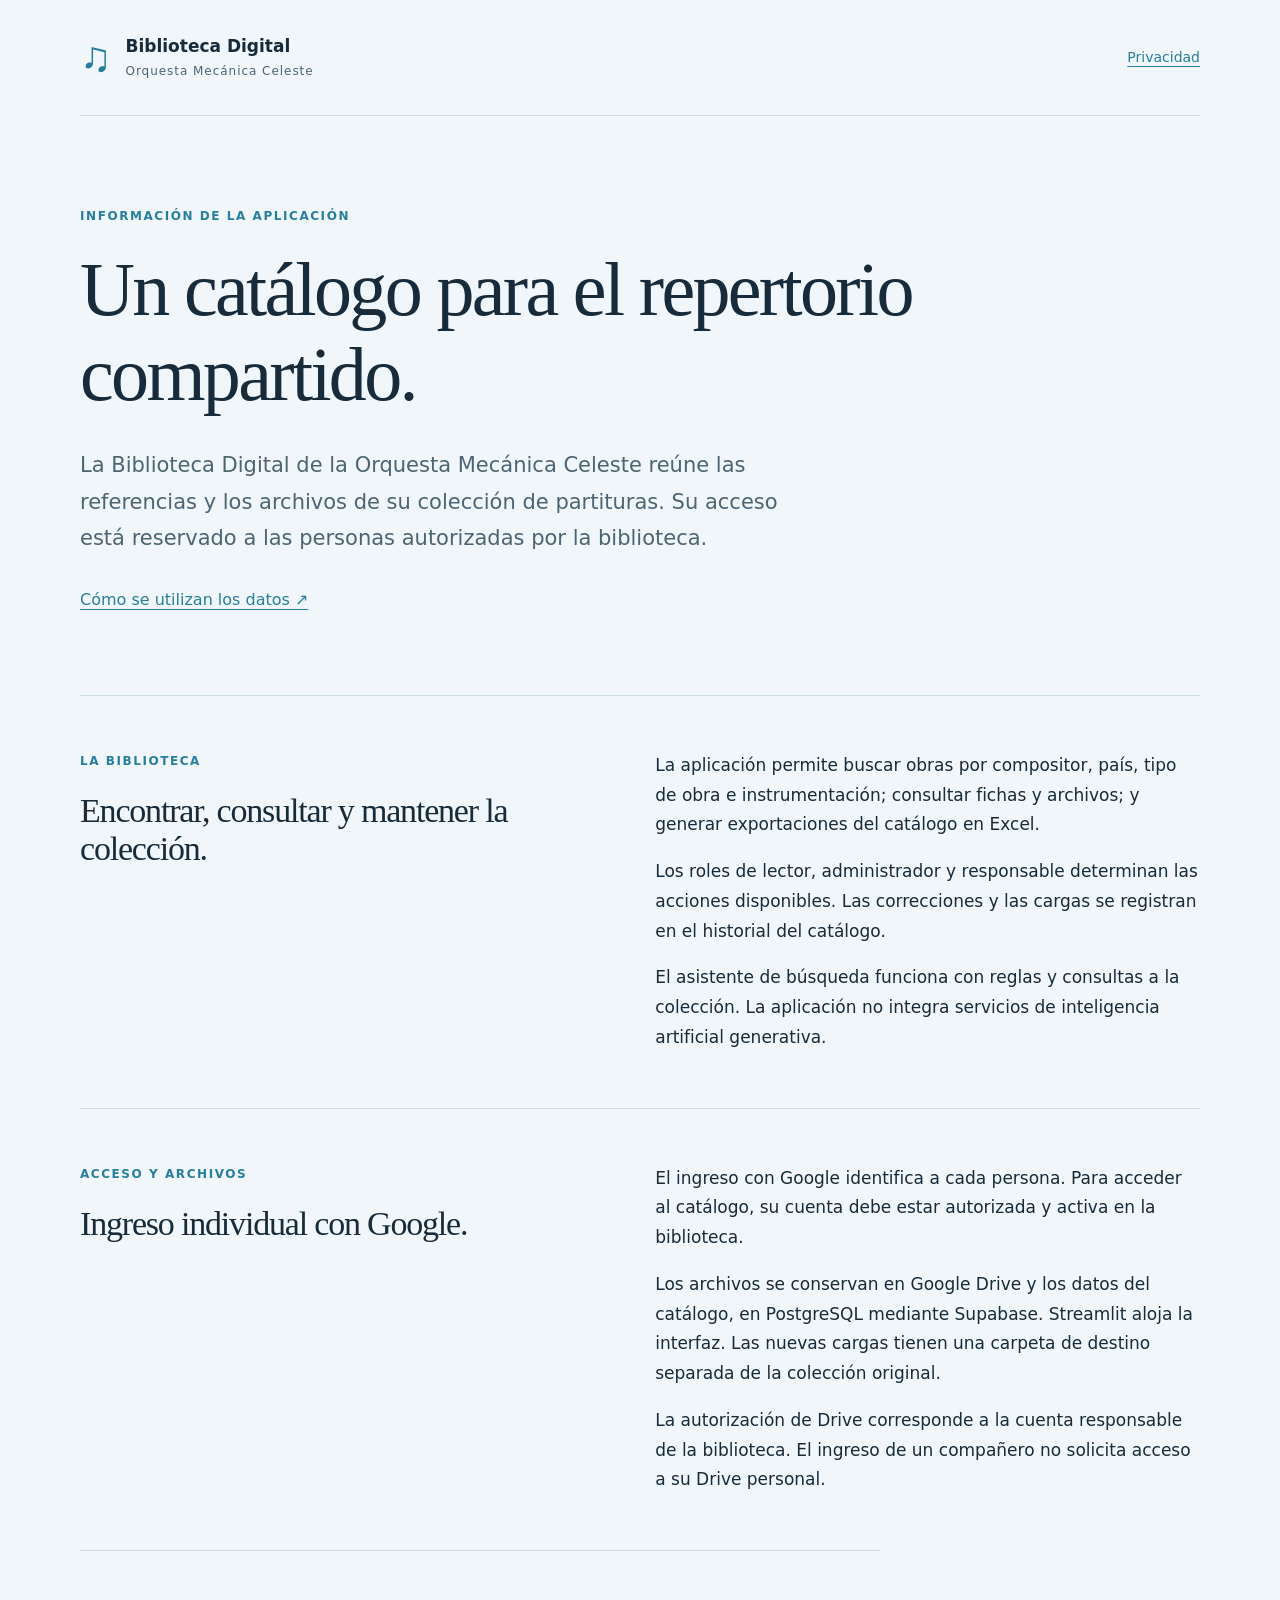
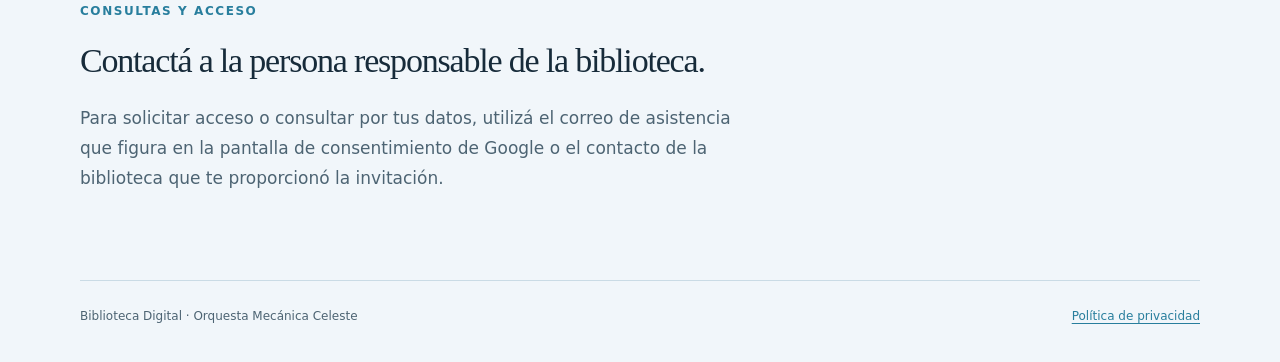
<file: index.html>
<!doctype html>
<html lang="es">
<head>
  <meta charset="utf-8">
  <meta name="viewport" content="width=device-width, initial-scale=1">
  <title>Biblioteca Digital · Orquesta Mecánica Celeste</title>
  <meta name="description" content="Información sobre la biblioteca privada de partituras de la Orquesta Mecánica Celeste y el tratamiento de datos de su aplicación.">
  <link rel="stylesheet" href="./estilos.css">
</head>
<body>
  <header class="cabecera"><a class="marca" href="./" aria-label="Biblioteca Digital, inicio"><span class="simbolo" aria-hidden="true">♫</span><span>Biblioteca Digital<small>Orquesta Mecánica Celeste</small></span></a><nav aria-label="Principal"><a href="./privacidad/">Privacidad</a></nav></header>
  <main id="contenido">
    <section class="portada" aria-labelledby="titulo">
      <p class="etiqueta">Información de la aplicación</p>
      <h1 id="titulo">Un catálogo para el repertorio compartido.</h1>
      <p class="bajada">La Biblioteca Digital de la Orquesta Mecánica Celeste reúne las referencias y los archivos de su colección de partituras. Su acceso está reservado a las personas autorizadas por la biblioteca.</p>
      <a class="enlace" href="./privacidad/">Cómo se utilizan los datos <span aria-hidden="true">↗</span></a>
    </section>
    <section class="seccion" aria-labelledby="funciones">
      <div><p class="etiqueta">La biblioteca</p><h2 id="funciones">Encontrar, consultar y mantener la colección.</h2></div>
      <div class="texto"><p>La aplicación permite buscar obras por compositor, país, tipo de obra e instrumentación; consultar fichas y archivos; y generar exportaciones del catálogo en Excel.</p><p>Los roles de lector, administrador y responsable determinan las acciones disponibles. Las correcciones y las cargas se registran en el historial del catálogo.</p><p>El asistente de búsqueda funciona con reglas y consultas a la colección. La aplicación no integra servicios de inteligencia artificial generativa.</p></div>
    </section>
    <section class="seccion" aria-labelledby="acceso">
      <div><p class="etiqueta">Acceso y archivos</p><h2 id="acceso">Ingreso individual con Google.</h2></div>
      <div class="texto"><p>El ingreso con Google identifica a cada persona. Para acceder al catálogo, su cuenta debe estar autorizada y activa en la biblioteca.</p><p>Los archivos se conservan en Google Drive y los datos del catálogo, en PostgreSQL mediante Supabase. Streamlit aloja la interfaz. Las nuevas cargas tienen una carpeta de destino separada de la colección original.</p><p>La autorización de Drive corresponde a la cuenta responsable de la biblioteca. El ingreso de un compañero no solicita acceso a su Drive personal.</p></div>
    </section>
    <aside class="consulta" aria-labelledby="contacto"><p class="etiqueta">Consultas y acceso</p><h2 id="contacto">Contactá a la persona responsable de la biblioteca.</h2><p>Para solicitar acceso o consultar por tus datos, utilizá el correo de asistencia que figura en la pantalla de consentimiento de Google o el contacto de la biblioteca que te proporcionó la invitación.</p></aside>
  </main>
  <footer><span>Biblioteca Digital · Orquesta Mecánica Celeste</span><a href="./privacidad/">Política de privacidad</a></footer>
</body>
</html>
</file>
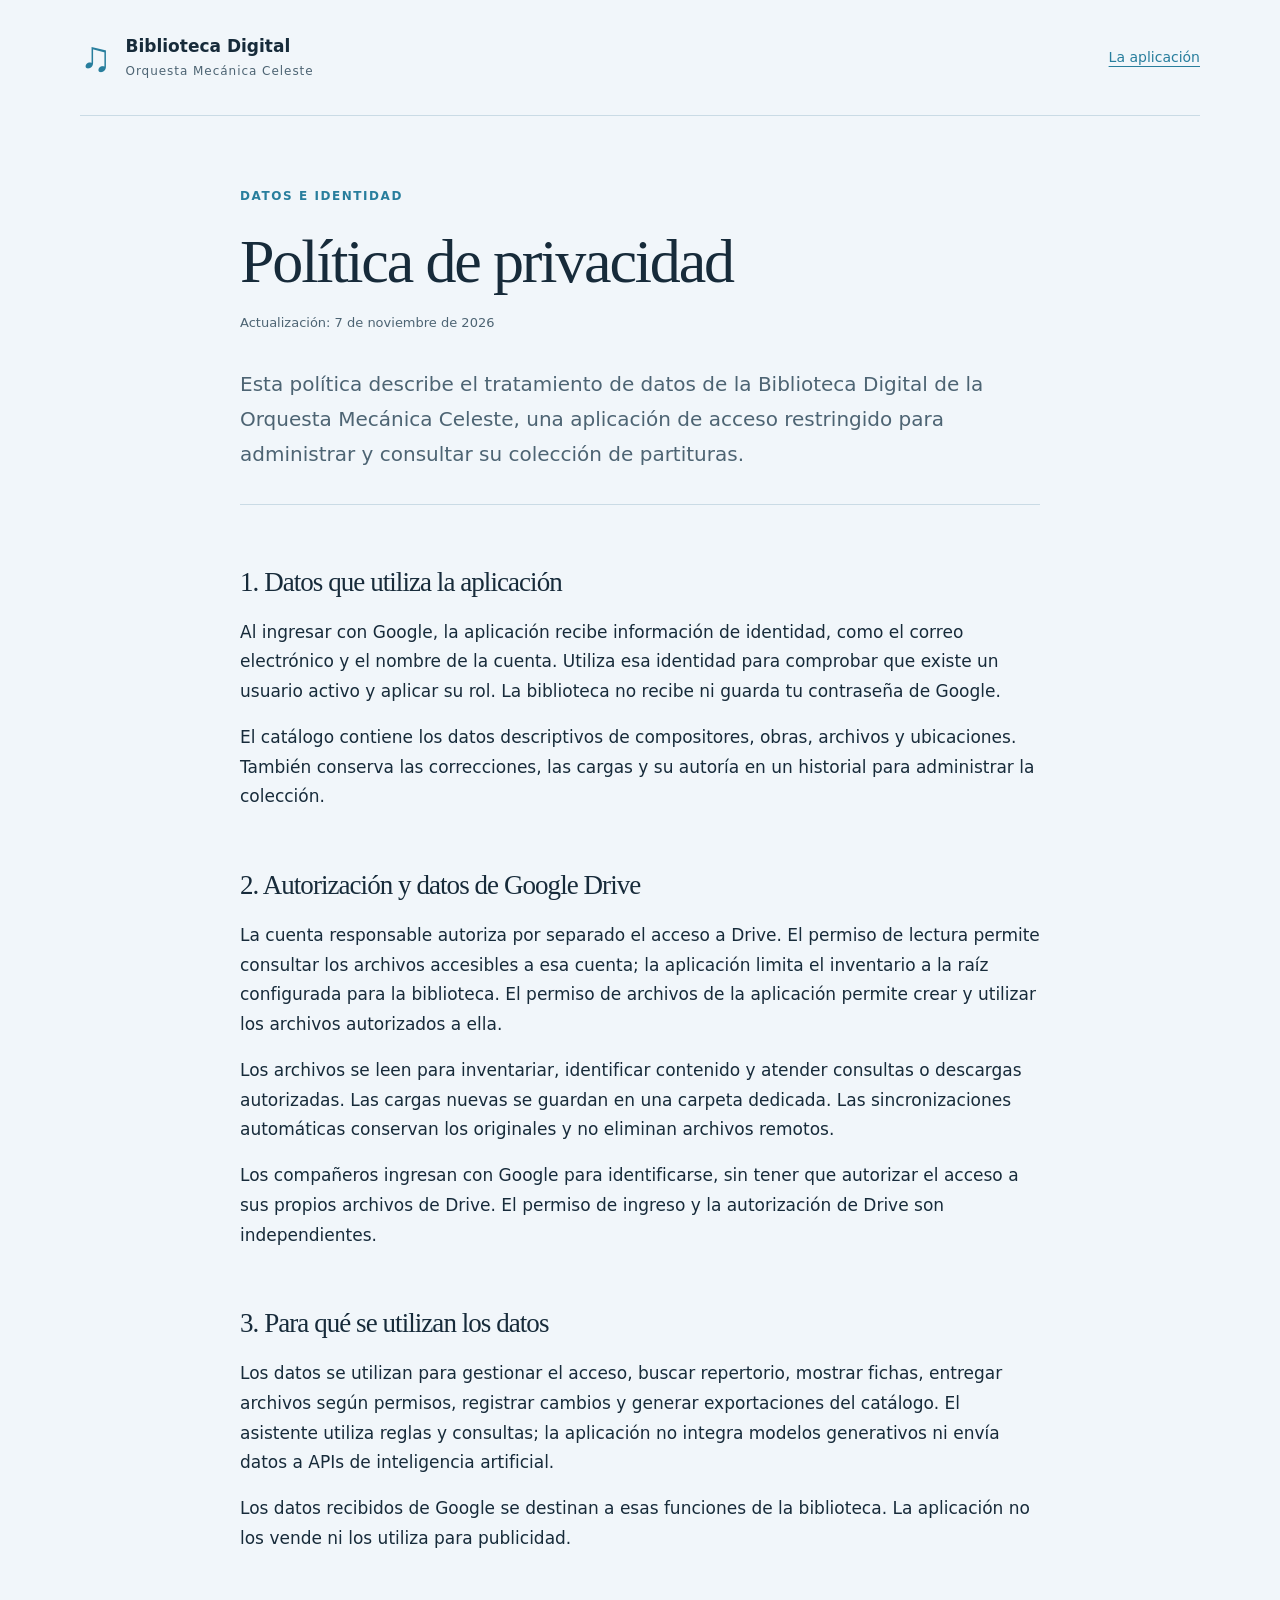
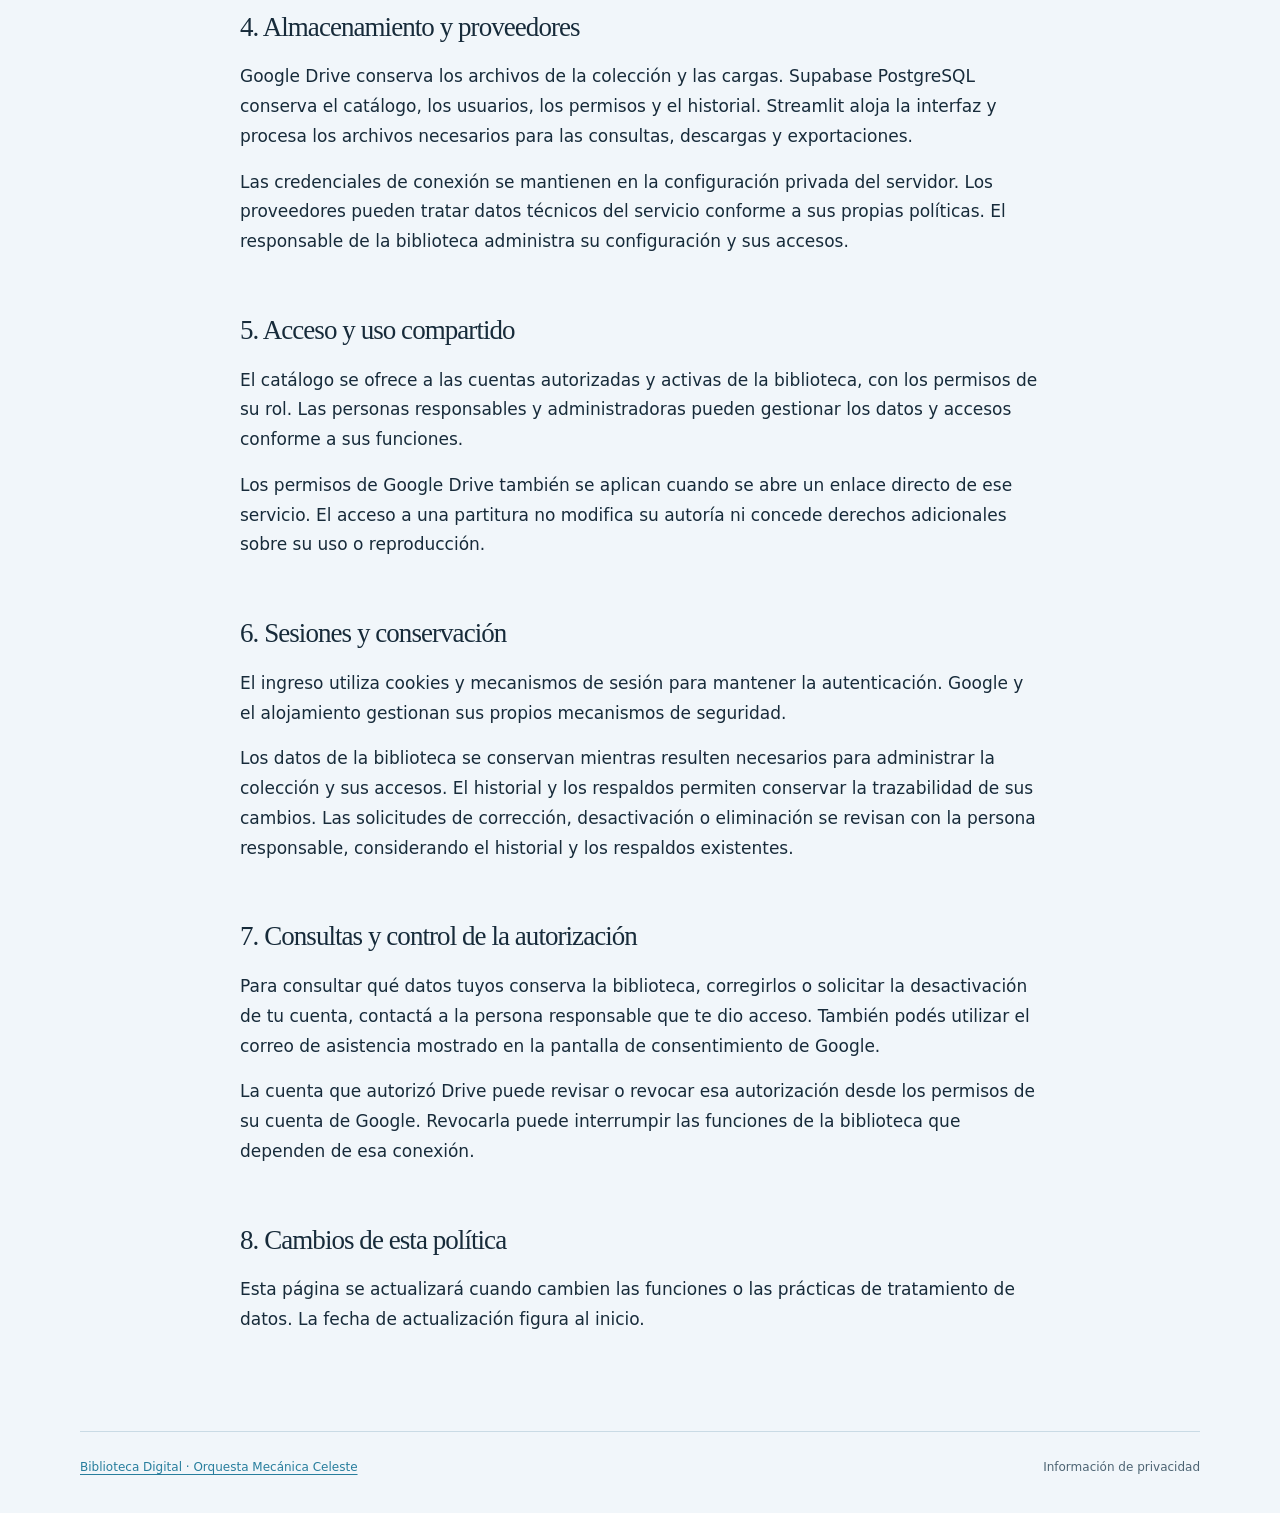
<file: privacidad/index.html>
<!doctype html>
<html lang="es">
<head>
  <meta charset="utf-8">
  <meta name="viewport" content="width=device-width, initial-scale=1">
  <title>Política de privacidad · Biblioteca Digital</title>
  <meta name="description" content="Cómo la Biblioteca Digital de la Orquesta Mecánica Celeste utiliza la identidad de Google, el catálogo y los archivos de Google Drive.">
  <link rel="stylesheet" href="../estilos.css">
</head>
<body>
  <header class="cabecera"><a class="marca" href="../" aria-label="Biblioteca Digital, inicio"><span class="simbolo" aria-hidden="true">♫</span><span>Biblioteca Digital<small>Orquesta Mecánica Celeste</small></span></a><nav aria-label="Principal"><a href="../">La aplicación</a></nav></header>
  <main class="documento" id="contenido">
    <p class="etiqueta">Datos e identidad</p>
    <h1>Política de privacidad</h1>
    <p class="fecha">Actualización: 7 de noviembre de 2026</p>
    <p class="introduccion">Esta política describe el tratamiento de datos de la Biblioteca Digital de la Orquesta Mecánica Celeste, una aplicación de acceso restringido para administrar y consultar su colección de partituras.</p>
    <section aria-labelledby="datos"><h2 id="datos">1. Datos que utiliza la aplicación</h2><p>Al ingresar con Google, la aplicación recibe información de identidad, como el correo electrónico y el nombre de la cuenta. Utiliza esa identidad para comprobar que existe un usuario activo y aplicar su rol. La biblioteca no recibe ni guarda tu contraseña de Google.</p><p>El catálogo contiene los datos descriptivos de compositores, obras, archivos y ubicaciones. También conserva las correcciones, las cargas y su autoría en un historial para administrar la colección.</p></section>
    <section aria-labelledby="drive"><h2 id="drive">2. Autorización y datos de Google Drive</h2><p>La cuenta responsable autoriza por separado el acceso a Drive. El permiso de lectura permite consultar los archivos accesibles a esa cuenta; la aplicación limita el inventario a la raíz configurada para la biblioteca. El permiso de archivos de la aplicación permite crear y utilizar los archivos autorizados a ella.</p><p>Los archivos se leen para inventariar, identificar contenido y atender consultas o descargas autorizadas. Las cargas nuevas se guardan en una carpeta dedicada. Las sincronizaciones automáticas conservan los originales y no eliminan archivos remotos.</p><p>Los compañeros ingresan con Google para identificarse, sin tener que autorizar el acceso a sus propios archivos de Drive. El permiso de ingreso y la autorización de Drive son independientes.</p></section>
    <section aria-labelledby="finalidad"><h2 id="finalidad">3. Para qué se utilizan los datos</h2><p>Los datos se utilizan para gestionar el acceso, buscar repertorio, mostrar fichas, entregar archivos según permisos, registrar cambios y generar exportaciones del catálogo. El asistente utiliza reglas y consultas; la aplicación no integra modelos generativos ni envía datos a APIs de inteligencia artificial.</p><p>Los datos recibidos de Google se destinan a esas funciones de la biblioteca. La aplicación no los vende ni los utiliza para publicidad.</p></section>
    <section aria-labelledby="proveedores"><h2 id="proveedores">4. Almacenamiento y proveedores</h2><p>Google Drive conserva los archivos de la colección y las cargas. Supabase PostgreSQL conserva el catálogo, los usuarios, los permisos y el historial. Streamlit aloja la interfaz y procesa los archivos necesarios para las consultas, descargas y exportaciones.</p><p>Las credenciales de conexión se mantienen en la configuración privada del servidor. Los proveedores pueden tratar datos técnicos del servicio conforme a sus propias políticas. El responsable de la biblioteca administra su configuración y sus accesos.</p></section>
    <section aria-labelledby="acceso"><h2 id="acceso">5. Acceso y uso compartido</h2><p>El catálogo se ofrece a las cuentas autorizadas y activas de la biblioteca, con los permisos de su rol. Las personas responsables y administradoras pueden gestionar los datos y accesos conforme a sus funciones.</p><p>Los permisos de Google Drive también se aplican cuando se abre un enlace directo de ese servicio. El acceso a una partitura no modifica su autoría ni concede derechos adicionales sobre su uso o reproducción.</p></section>
    <section aria-labelledby="sesion"><h2 id="sesion">6. Sesiones y conservación</h2><p>El ingreso utiliza cookies y mecanismos de sesión para mantener la autenticación. Google y el alojamiento gestionan sus propios mecanismos de seguridad.</p><p>Los datos de la biblioteca se conservan mientras resulten necesarios para administrar la colección y sus accesos. El historial y los respaldos permiten conservar la trazabilidad de sus cambios. Las solicitudes de corrección, desactivación o eliminación se revisan con la persona responsable, considerando el historial y los respaldos existentes.</p></section>
    <section aria-labelledby="consultas"><h2 id="consultas">7. Consultas y control de la autorización</h2><p>Para consultar qué datos tuyos conserva la biblioteca, corregirlos o solicitar la desactivación de tu cuenta, contactá a la persona responsable que te dio acceso. También podés utilizar el correo de asistencia mostrado en la pantalla de consentimiento de Google.</p><p>La cuenta que autorizó Drive puede revisar o revocar esa autorización desde los permisos de su cuenta de Google. Revocarla puede interrumpir las funciones de la biblioteca que dependen de esa conexión.</p></section>
    <section aria-labelledby="cambios"><h2 id="cambios">8. Cambios de esta política</h2><p>Esta página se actualizará cuando cambien las funciones o las prácticas de tratamiento de datos. La fecha de actualización figura al inicio.</p></section>
  </main>
  <footer><a href="../">Biblioteca Digital · Orquesta Mecánica Celeste</a><span>Información de privacidad</span></footer>
</body>
</html>
</file>
<file: estilos.css>
:root{color-scheme:light;--papel:#f1f6fa;--tinta:#172b3a;--azul:#287e9d;--linea:#cadbe5;--gris:#4d6473}*{box-sizing:border-box}body{margin:0;background:var(--papel);color:var(--tinta);font-family:system-ui,-apple-system,"Segoe UI",sans-serif;font-size:17px;line-height:1.75}a{color:var(--azul);text-underline-offset:.25em}a:hover{color:var(--tinta)}a:focus-visible{outline:3px solid var(--azul);outline-offset:6px}.cabecera,main,footer{width:min(1120px,calc(100% - 72px));margin-inline:auto}.cabecera{display:flex;align-items:center;justify-content:space-between;padding:30px 0;border-bottom:1px solid var(--linea);gap:24px}.marca{display:flex;align-items:center;gap:14px;color:var(--tinta);text-decoration:none;line-height:1.3;font-weight:650}.marca small{display:block;font-size:12px;font-weight:450;letter-spacing:.08em;margin-top:6px;color:var(--gris)}.simbolo{font-family:Georgia,serif;font-size:42px;font-weight:400;color:var(--azul)}nav{font-size:14px}.portada{padding:90px 0 80px;max-width:850px}.etiqueta{font-size:12px;font-weight:650;letter-spacing:.13em;text-transform:uppercase;color:var(--azul);margin:0 0 20px}h1,h2{font-family:Georgia,"Times New Roman",serif;font-weight:400;line-height:1.12;letter-spacing:-.035em}h1{font-size:clamp(42px,6.3vw,76px);margin:0 0 30px;max-width:850px}h2{font-size:34px;margin:0 0 24px}.bajada{font-size:21px;color:var(--gris);max-width:720px;margin-bottom:28px}.enlace{font-size:16px}.seccion{border-top:1px solid var(--linea);display:grid;grid-template-columns:1fr 1.1fr;gap:80px;padding:55px 0}.texto p:first-child{margin-top:0}.texto p:last-child{margin-bottom:0}.consulta{border-top:1px solid var(--linea);padding:50px 0 70px;max-width:800px}.consulta p:last-child{color:var(--gris);max-width:660px}footer{border-top:1px solid var(--linea);padding:25px 0 35px;display:flex;justify-content:space-between;gap:24px;font-size:12px;color:var(--gris)}.documento{max-width:800px;padding:70px 0 80px}.documento h1{font-size:clamp(42px,6vw,62px);margin-bottom:16px}.fecha{font-size:13px;color:var(--gris);margin-bottom:32px}.introduccion{font-size:20px;color:var(--gris);padding-bottom:32px;border-bottom:1px solid var(--linea)}.documento section{padding-top:25px}.documento h2{font-size:27px;line-height:1.25;margin-top:16px;margin-bottom:18px}.documento section p{margin:16px 0}@media(max-width:680px){body{font-size:16px}.cabecera,main,footer{width:calc(100% - 40px)}.cabecera{padding:22px 0;gap:15px}.marca small{font-size:10px;letter-spacing:.02em}.marca{gap:9px;font-size:14px}.simbolo{font-size:32px}nav{font-size:12px}.portada{padding:58px 0 52px}.bajada{font-size:18px}.seccion{grid-template-columns:1fr;gap:12px;padding:35px 0}h2{font-size:29px}.consulta{padding:35px 0 50px}footer{flex-direction:column;gap:9px}.documento{padding:45px 0}.introduccion{font-size:18px}}
</file>
